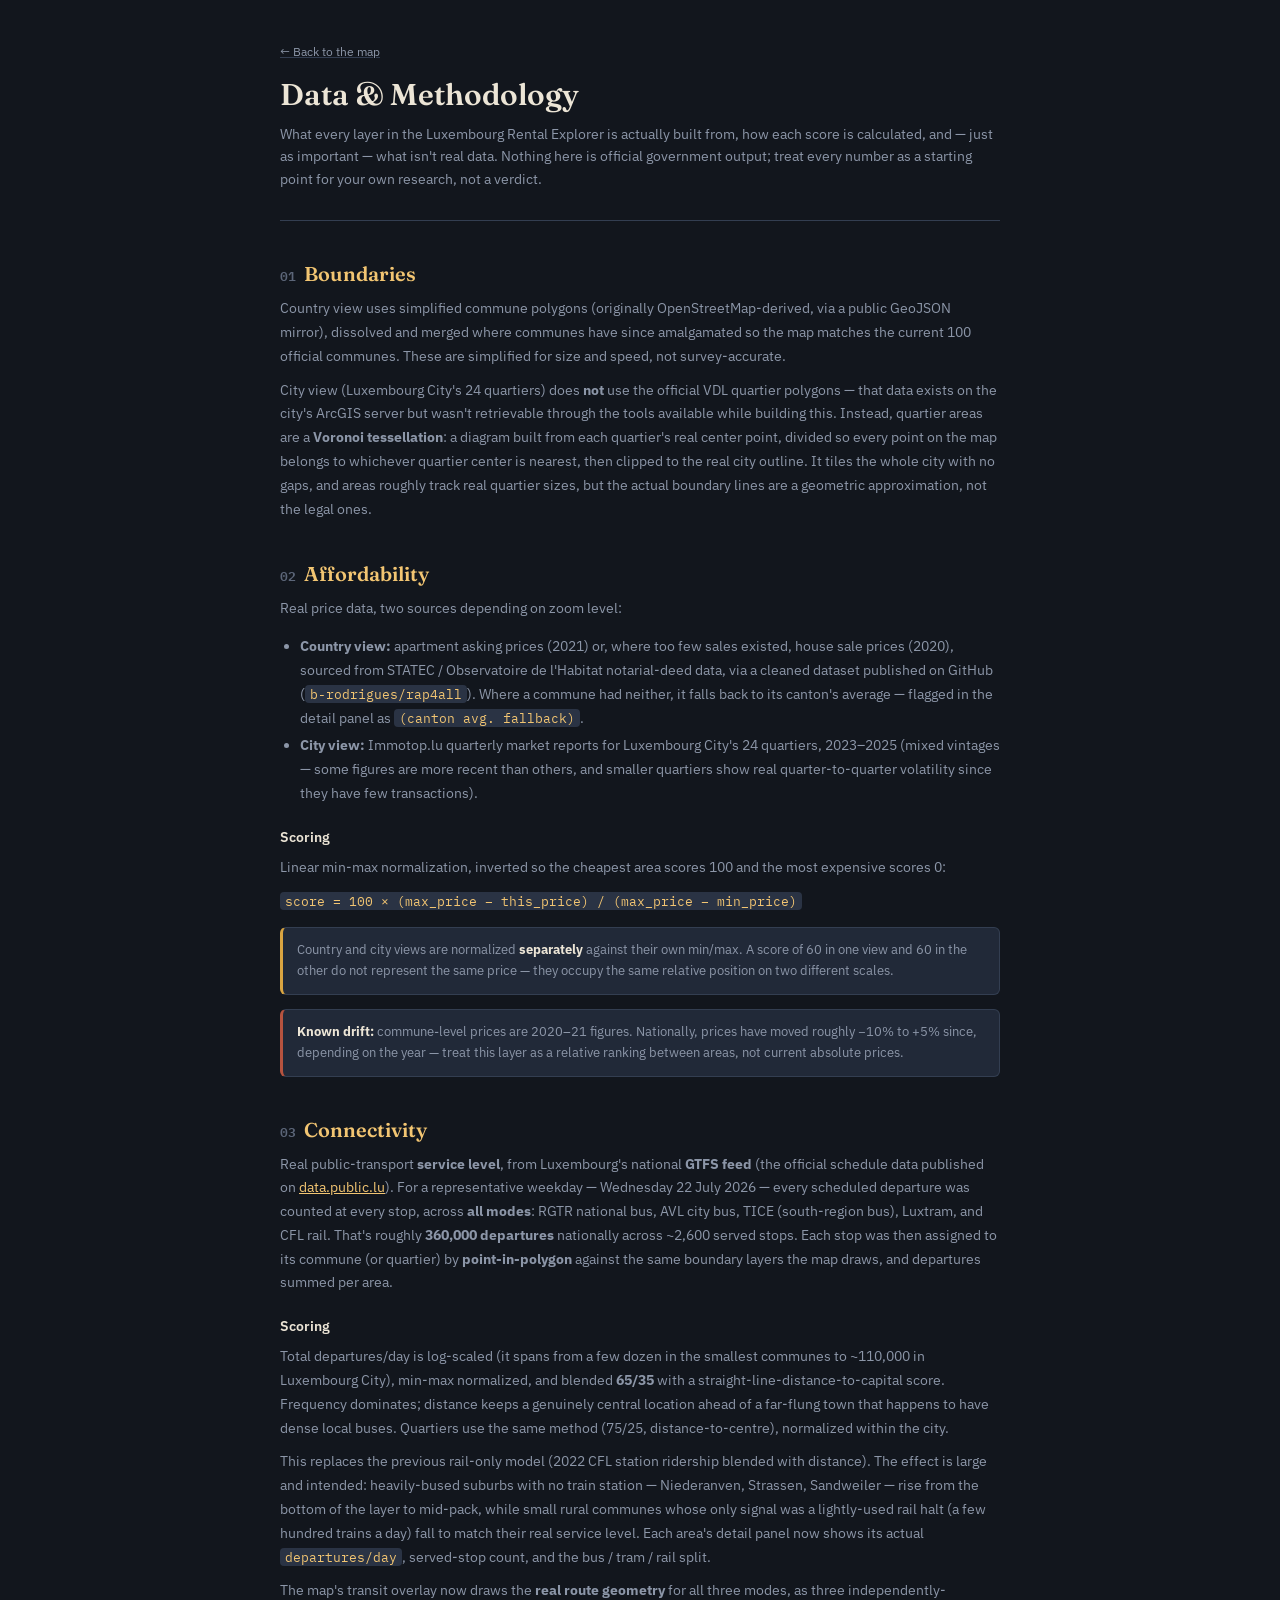
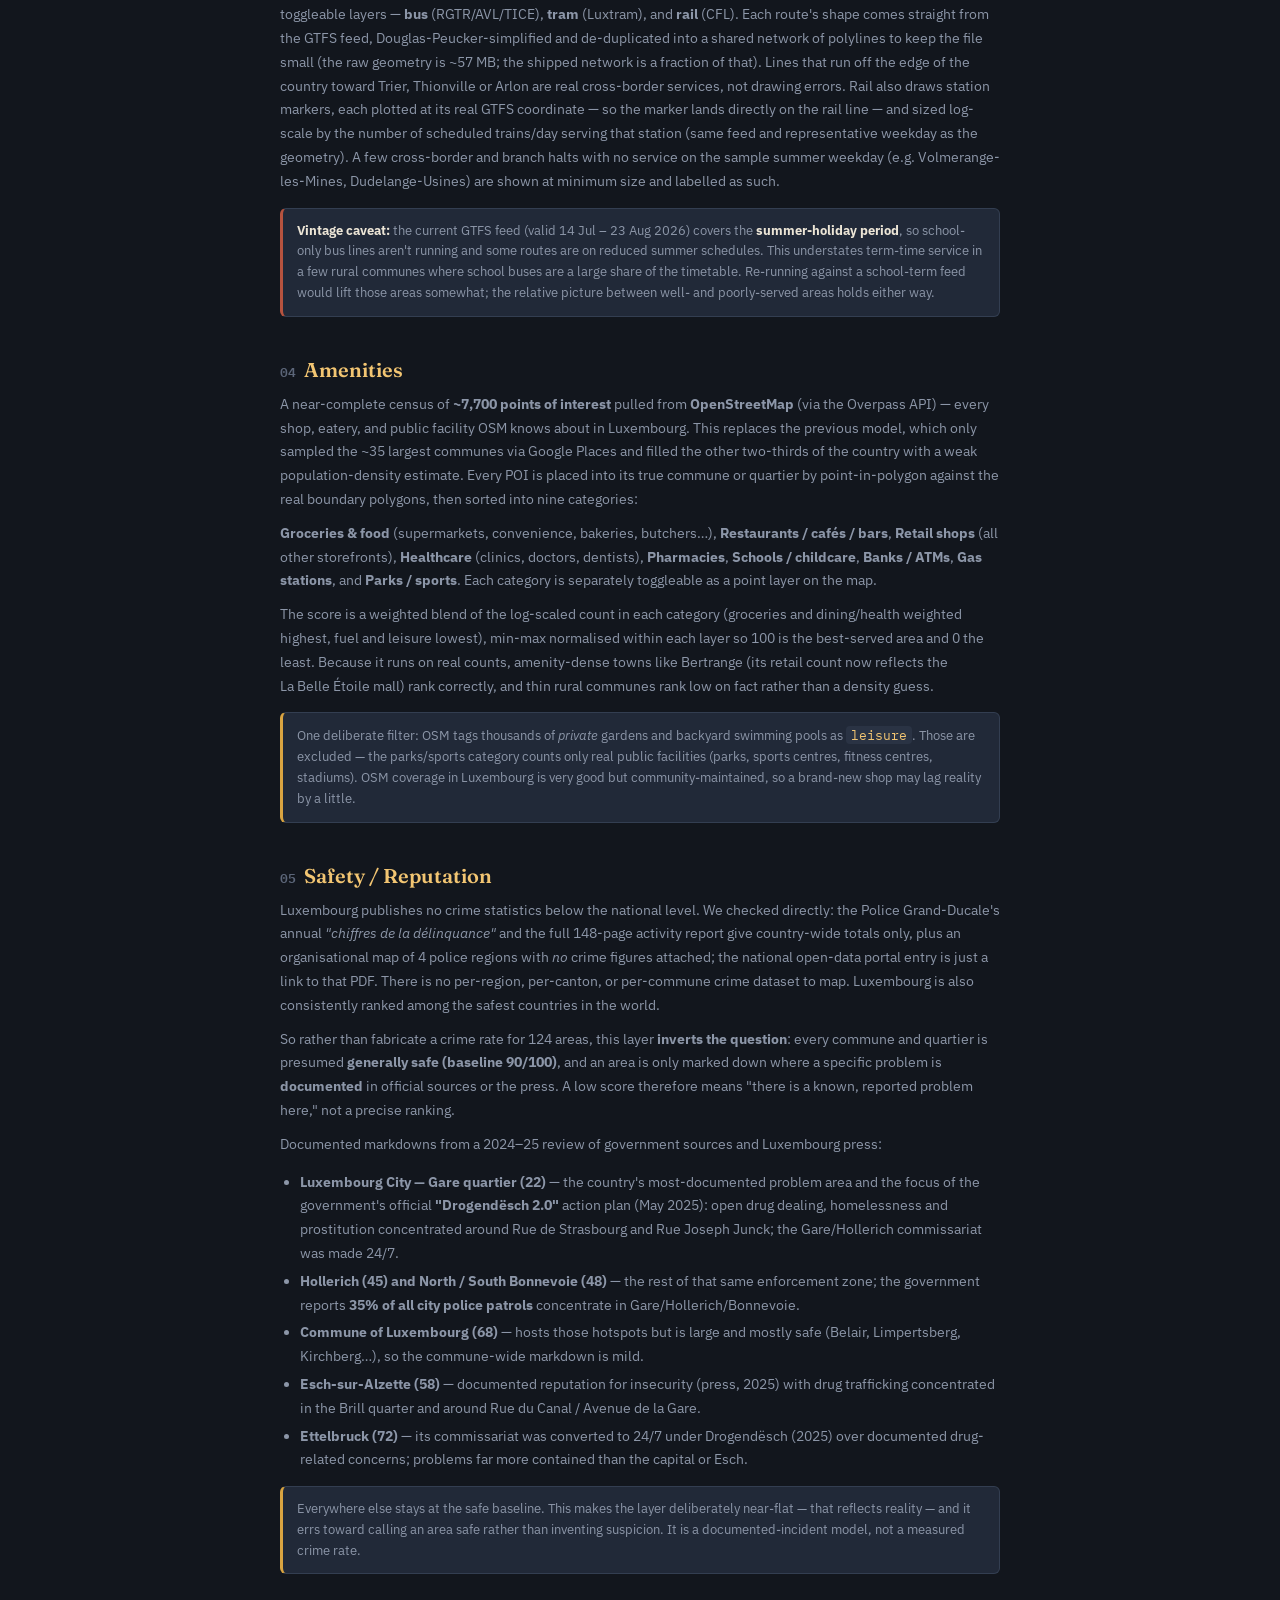
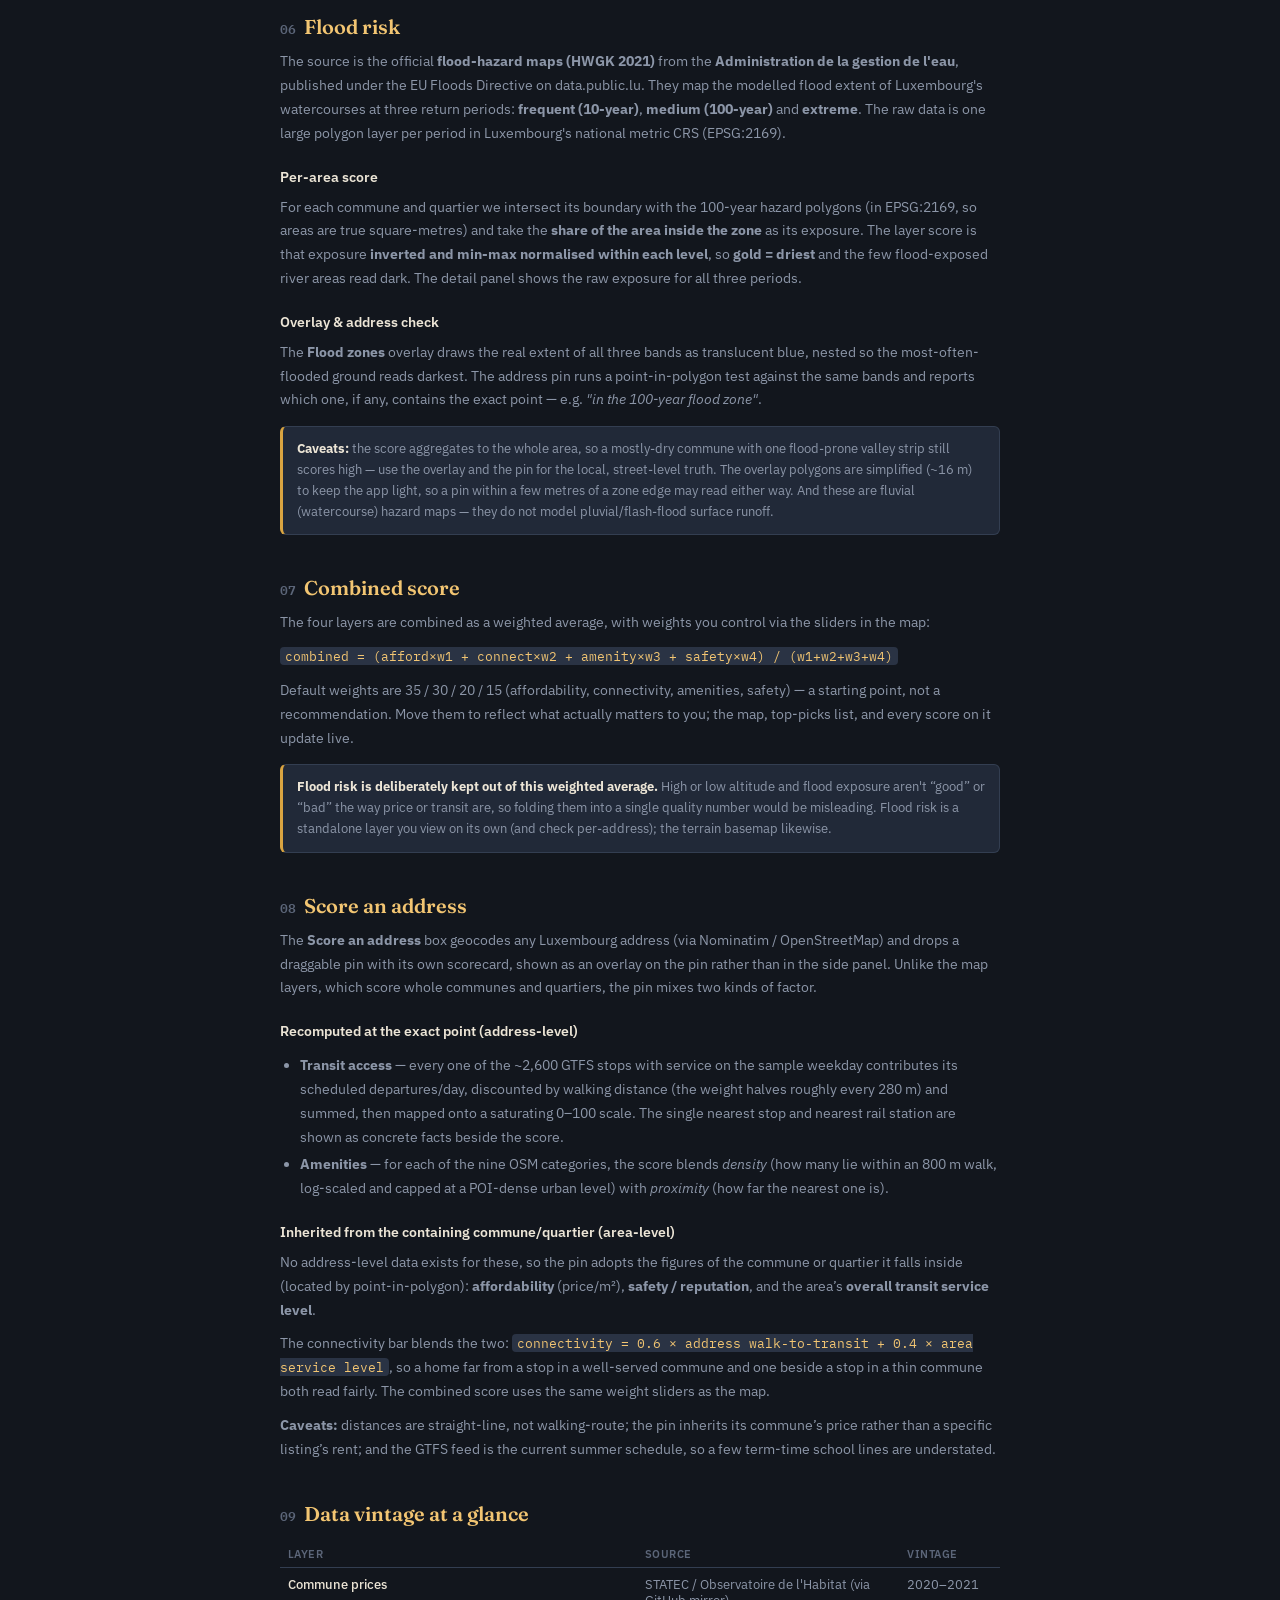
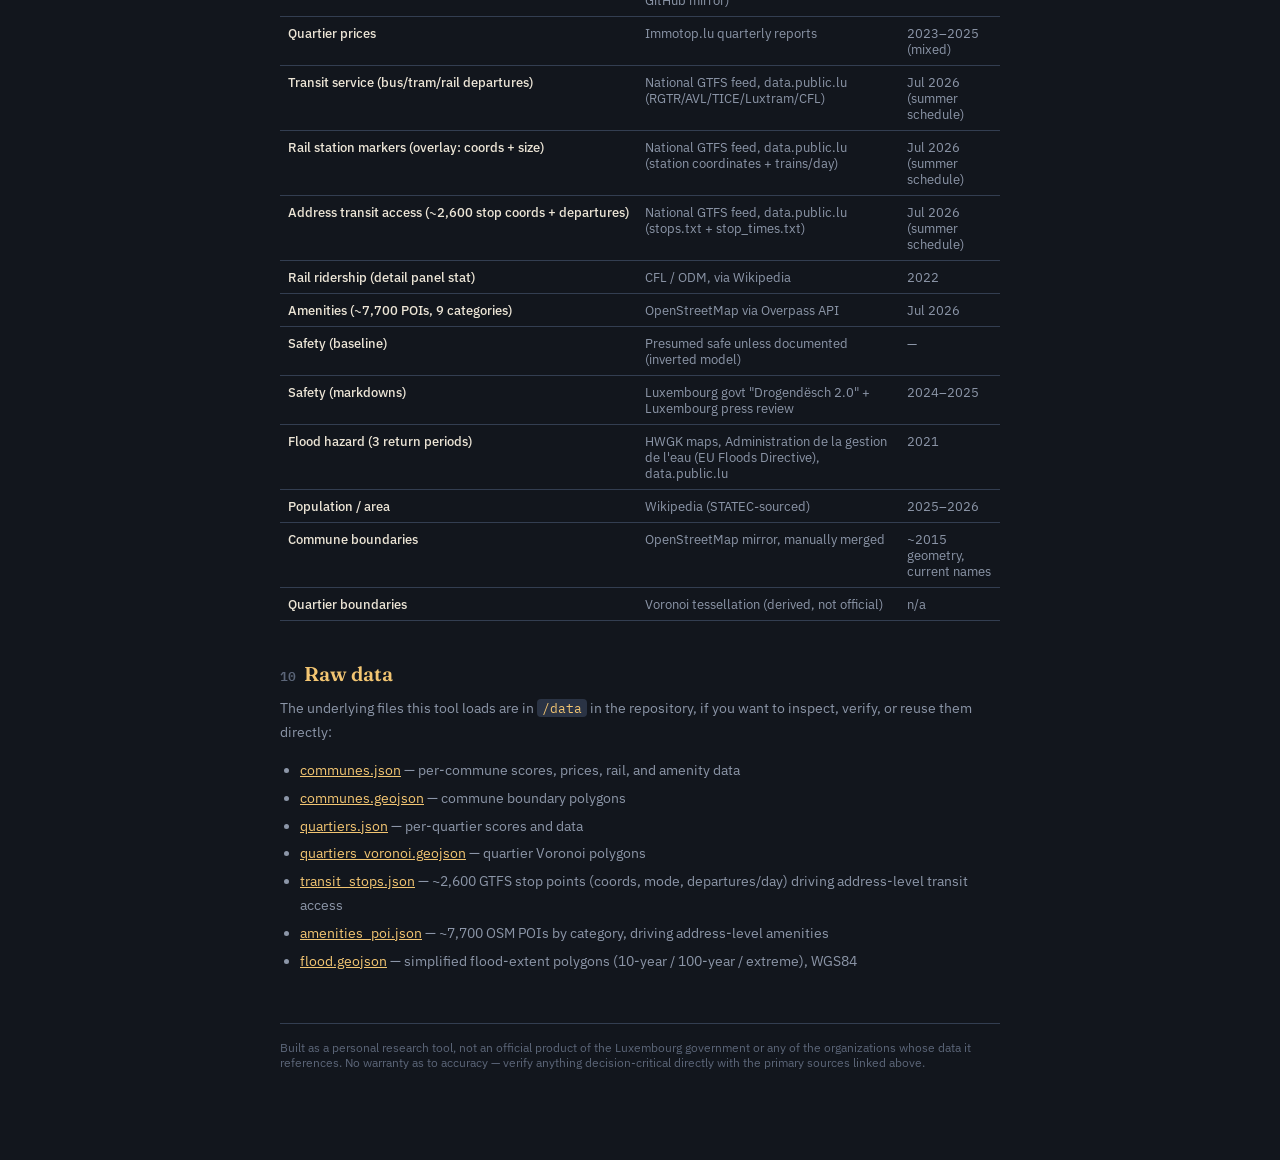
<file: methodology.html>
<!DOCTYPE html>
<html lang="en">
<head>
<meta charset="UTF-8">
<meta name="viewport" content="width=device-width, initial-scale=1.0">
<title>Data &amp; Methodology — Luxembourg Rental Explorer</title>
<link rel="preconnect" href="https://fonts.googleapis.com">
<link href="https://fonts.googleapis.com/css2?family=Fraunces:ital,opsz,wght@0,9..144,400;0,9..144,600;1,9..144,500&family=IBM+Plex+Sans:wght@400;500;600&family=IBM+Plex+Mono:wght@400;500;600&display=swap" rel="stylesheet">
<link rel="stylesheet" href="style.css?v=8">
<style>
  body{ overflow-y:auto; }
  .doc{
    max-width:760px;
    margin:0 auto;
    padding:40px 20px 90px 20px;
  }
  .doc-header{
    border-bottom:1px solid var(--hairline);
    padding-bottom:20px;
    margin-bottom:32px;
  }
  .doc-header a.back{
    font-size:12px;
    color:var(--text-dim);
    text-decoration:underline;
    text-decoration-color:var(--hairline);
  }
  .doc-header a.back:hover{ color:var(--gold-bright); }
  .doc h1{
    font-family:'Fraunces', serif;
    font-weight:600;
    font-size:30px;
    margin:16px 0 6px 0;
    color:var(--text);
  }
  .doc .subtitle{ color:var(--text-dim); font-size:14px; line-height:1.6; }
  .doc h2{
    font-family:'Fraunces', serif;
    font-weight:600;
    font-size:20px;
    color:var(--gold-bright);
    margin:40px 0 4px 0;
  }
  .doc h2 .n{
    font-family:'IBM Plex Mono';
    font-size:13px;
    color:var(--text-dimmer);
    margin-right:8px;
  }
  .doc h3{
    font-family:'IBM Plex Sans';
    font-weight:600;
    font-size:14px;
    color:var(--text);
    margin:22px 0 6px 0;
  }
  .doc p{ line-height:1.7; color:var(--text-dim); font-size:14px; margin:10px 0; }
  .doc a{ color:var(--gold-bright); }
  .doc code{
    font-family:'IBM Plex Mono';
    font-size:12.5px;
    background:var(--panel-3);
    padding:1px 5px;
    border-radius:4px;
    color:var(--gold-bright);
  }
  .doc ul, .doc ol{ color:var(--text-dim); font-size:14px; line-height:1.7; padding-left:20px; }
  .doc li{ margin:4px 0; }
  .callout{
    background:var(--panel-2);
    border:1px solid var(--hairline);
    border-left:3px solid var(--gold);
    border-radius:6px;
    padding:12px 14px;
    margin:14px 0;
    font-size:13px;
    color:var(--text-dim);
    line-height:1.6;
  }
  .callout.warn{ border-left-color:var(--red-flag, #b6533f); }
  .callout b{ color:var(--text); }
  table.datatable{
    width:100%;
    border-collapse:collapse;
    margin:14px 0;
    font-size:12.5px;
  }
  table.datatable th{
    text-align:left;
    font-family:'IBM Plex Sans';
    font-weight:600;
    color:var(--text-dimmer);
    text-transform:uppercase;
    letter-spacing:.04em;
    font-size:10.5px;
    padding:6px 8px;
    border-bottom:1px solid var(--hairline);
  }
  table.datatable td{
    padding:8px;
    border-bottom:1px solid var(--hairline);
    color:var(--text-dim);
    vertical-align:top;
  }
  table.datatable td.lbl{ color:var(--text); font-weight:500; white-space:nowrap; }
  .doc footer{
    margin-top:50px;
    padding-top:16px;
    border-top:1px solid var(--hairline);
    font-size:11.5px;
    color:var(--text-dimmer);
  }
</style>
</head>
<body>
<div class="doc">
  <div class="doc-header">
    <a class="back" href="index.html">&larr; Back to the map</a>
    <h1>Data &amp; Methodology</h1>
    <p class="subtitle">What every layer in the Luxembourg Rental Explorer is actually built from, how each score is calculated, and — just as important — what isn't real data. Nothing here is official government output; treat every number as a starting point for your own research, not a verdict.</p>
  </div>

  <h2><span class="n">01</span>Boundaries</h2>
  <p>Country view uses simplified commune polygons (originally OpenStreetMap-derived, via a public GeoJSON mirror), dissolved and merged where communes have since amalgamated so the map matches the current 100 official communes. These are simplified for size and speed, not survey-accurate.</p>
  <p>City view (Luxembourg City's 24 quartiers) does <b>not</b> use the official VDL quartier polygons — that data exists on the city's ArcGIS server but wasn't retrievable through the tools available while building this. Instead, quartier areas are a <b>Voronoi tessellation</b>: a diagram built from each quartier's real center point, divided so every point on the map belongs to whichever quartier center is nearest, then clipped to the real city outline. It tiles the whole city with no gaps, and areas roughly track real quartier sizes, but the actual boundary lines are a geometric approximation, not the legal ones.</p>

  <h2><span class="n">02</span>Affordability</h2>
  <p>Real price data, two sources depending on zoom level:</p>
  <ul>
    <li><b>Country view:</b> apartment asking prices (2021) or, where too few sales existed, house sale prices (2020), sourced from STATEC / Observatoire de l'Habitat notarial-deed data, via a cleaned dataset published on GitHub (<code>b-rodrigues/rap4all</code>). Where a commune had neither, it falls back to its canton's average — flagged in the detail panel as <code>(canton avg. fallback)</code>.</li>
    <li><b>City view:</b> Immotop.lu quarterly market reports for Luxembourg City's 24 quartiers, 2023–2025 (mixed vintages — some figures are more recent than others, and smaller quartiers show real quarter-to-quarter volatility since they have few transactions).</li>
  </ul>
  <h3>Scoring</h3>
  <p>Linear min-max normalization, inverted so the cheapest area scores 100 and the most expensive scores 0:</p>
  <p><code>score = 100 &times; (max_price &minus; this_price) / (max_price &minus; min_price)</code></p>
  <div class="callout">Country and city views are normalized <b>separately</b> against their own min/max. A score of 60 in one view and 60 in the other do not represent the same price — they occupy the same relative position on two different scales.</div>
  <div class="callout warn"><b>Known drift:</b> commune-level prices are 2020&ndash;21 figures. Nationally, prices have moved roughly &minus;10% to +5% since, depending on the year — treat this layer as a relative ranking between areas, not current absolute prices.</div>

  <h2><span class="n">03</span>Connectivity</h2>
  <p>Real public-transport <b>service level</b>, from Luxembourg's national <b>GTFS feed</b> (the official schedule data published on <a href="https://data.public.lu/en/datasets/horaires-et-arrets-des-transport-publics-gtfs/">data.public.lu</a>). For a representative weekday — Wednesday 22 July 2026 — every scheduled departure was counted at every stop, across <b>all modes</b>: RGTR national bus, AVL city bus, TICE (south-region bus), Luxtram, and CFL rail. That's roughly <b>360,000 departures</b> nationally across ~2,600 served stops. Each stop was then assigned to its commune (or quartier) by <b>point-in-polygon</b> against the same boundary layers the map draws, and departures summed per area.</p>
  <h3>Scoring</h3>
  <p>Total departures/day is log-scaled (it spans from a few dozen in the smallest communes to ~110,000 in Luxembourg City), min-max normalized, and blended <b>65/35</b> with a straight-line-distance-to-capital score. Frequency dominates; distance keeps a genuinely central location ahead of a far-flung town that happens to have dense local buses. Quartiers use the same method (75/25, distance-to-centre), normalized within the city.</p>
  <p>This replaces the previous rail-only model (2022 CFL station ridership blended with distance). The effect is large and intended: heavily-bused suburbs with no train station — Niederanven, Strassen, Sandweiler — rise from the bottom of the layer to mid-pack, while small rural communes whose only signal was a lightly-used rail halt (a few hundred trains a day) fall to match their real service level. Each area's detail panel now shows its actual <code>departures/day</code>, served-stop count, and the bus / tram / rail split.</p>
  <p>The map's transit overlay now draws the <b>real route geometry</b> for all three modes, as three independently-toggleable layers — <b>bus</b> (RGTR/AVL/TICE), <b>tram</b> (Luxtram), and <b>rail</b> (CFL). Each route's shape comes straight from the GTFS feed, Douglas-Peucker-simplified and de-duplicated into a shared network of polylines to keep the file small (the raw geometry is ~57&nbsp;MB; the shipped network is a fraction of that). Lines that run off the edge of the country toward Trier, Thionville or Arlon are real cross-border services, not drawing errors. Rail also draws station markers, each plotted at its real GTFS coordinate — so the marker lands directly on the rail line — and sized log-scale by the number of scheduled trains/day serving that station (same feed and representative weekday as the geometry). A few cross-border and branch halts with no service on the sample summer weekday (e.g. Volmerange-les-Mines, Dudelange-Usines) are shown at minimum size and labelled as such.</p>
  <div class="callout warn"><b>Vintage caveat:</b> the current GTFS feed (valid 14 Jul – 23 Aug 2026) covers the <b>summer-holiday period</b>, so school-only bus lines aren't running and some routes are on reduced summer schedules. This understates term-time service in a few rural communes where school buses are a large share of the timetable. Re-running against a school-term feed would lift those areas somewhat; the relative picture between well- and poorly-served areas holds either way.</div>

  <h2><span class="n">04</span>Amenities</h2>
  <p>A near-complete census of <b>~7,700 points of interest</b> pulled from <b>OpenStreetMap</b> (via the Overpass API) — every shop, eatery, and public facility OSM knows about in Luxembourg. This replaces the previous model, which only sampled the ~35 largest communes via Google Places and filled the other two-thirds of the country with a weak population-density estimate. Every POI is placed into its true commune or quartier by point-in-polygon against the real boundary polygons, then sorted into nine categories:</p>
  <p><b>Groceries &amp; food</b> (supermarkets, convenience, bakeries, butchers…), <b>Restaurants / cafés / bars</b>, <b>Retail shops</b> (all other storefronts), <b>Healthcare</b> (clinics, doctors, dentists), <b>Pharmacies</b>, <b>Schools / childcare</b>, <b>Banks / ATMs</b>, <b>Gas stations</b>, and <b>Parks / sports</b>. Each category is separately toggleable as a point layer on the map.</p>
  <p>The score is a weighted blend of the log-scaled count in each category (groceries and dining/health weighted highest, fuel and leisure lowest), min-max normalised within each layer so 100 is the best-served area and 0 the least. Because it runs on real counts, amenity-dense towns like Bertrange (its retail count now reflects the La&nbsp;Belle&nbsp;Étoile mall) rank correctly, and thin rural communes rank low on fact rather than a density guess.</p>
  <div class="callout">One deliberate filter: OSM tags thousands of <em>private</em> gardens and backyard swimming pools as <code>leisure</code>. Those are excluded — the parks/sports category counts only real public facilities (parks, sports centres, fitness centres, stadiums). OSM coverage in Luxembourg is very good but community-maintained, so a brand-new shop may lag reality by a little.</div>

  <h2><span class="n">05</span>Safety / Reputation</h2>
  <p>Luxembourg publishes no crime statistics below the national level. We checked directly: the Police Grand-Ducale's annual <i>"chiffres de la délinquance"</i> and the full 148-page activity report give country-wide totals only, plus an organisational map of 4 police regions with <em>no</em> crime figures attached; the national open-data portal entry is just a link to that PDF. There is no per-region, per-canton, or per-commune crime dataset to map. Luxembourg is also consistently ranked among the safest countries in the world.</p>
  <p>So rather than fabricate a crime rate for 124 areas, this layer <b>inverts the question</b>: every commune and quartier is presumed <b>generally safe (baseline 90/100)</b>, and an area is only marked down where a specific problem is <b>documented</b> in official sources or the press. A low score therefore means "there is a known, reported problem here," not a precise ranking.</p>
  <p>Documented markdowns from a 2024&ndash;25 review of government sources and Luxembourg press:</p>
  <ul>
    <li><b>Luxembourg City &mdash; Gare quartier (22)</b> — the country's most-documented problem area and the focus of the government's official <b>"Drogendësch 2.0"</b> action plan (May 2025): open drug dealing, homelessness and prostitution concentrated around Rue de Strasbourg and Rue Joseph Junck; the Gare/Hollerich commissariat was made 24/7.</li>
    <li><b>Hollerich (45) and North / South Bonnevoie (48)</b> — the rest of that same enforcement zone; the government reports <b>35% of all city police patrols</b> concentrate in Gare/Hollerich/Bonnevoie.</li>
    <li><b>Commune of Luxembourg (68)</b> — hosts those hotspots but is large and mostly safe (Belair, Limpertsberg, Kirchberg…), so the commune-wide markdown is mild.</li>
    <li><b>Esch-sur-Alzette (58)</b> — documented reputation for insecurity (press, 2025) with drug trafficking concentrated in the Brill quarter and around Rue du Canal / Avenue de la Gare.</li>
    <li><b>Ettelbruck (72)</b> — its commissariat was converted to 24/7 under Drogendësch (2025) over documented drug-related concerns; problems far more contained than the capital or Esch.</li>
  </ul>
  <div class="callout">Everywhere else stays at the safe baseline. This makes the layer deliberately near-flat &mdash; that reflects reality &mdash; and it errs toward calling an area safe rather than inventing suspicion. It is a documented-incident model, not a measured crime rate.</div>

  <h2><span class="n">06</span>Flood risk</h2>
  <p>The source is the official <b>flood-hazard maps (HWGK 2021)</b> from the <b>Administration de la gestion de l'eau</b>, published under the EU Floods Directive on data.public.lu. They map the modelled flood extent of Luxembourg's watercourses at three return periods: <b>frequent (10-year)</b>, <b>medium (100-year)</b> and <b>extreme</b>. The raw data is one large polygon layer per period in Luxembourg's national metric CRS (EPSG:2169).</p>
  <h3>Per-area score</h3>
  <p>For each commune and quartier we intersect its boundary with the 100-year hazard polygons (in EPSG:2169, so areas are true square-metres) and take the <b>share of the area inside the zone</b> as its exposure. The layer score is that exposure <b>inverted and min-max normalised within each level</b>, so <b>gold = driest</b> and the few flood-exposed river areas read dark. The detail panel shows the raw exposure for all three periods.</p>
  <h3>Overlay &amp; address check</h3>
  <p>The <b>Flood zones</b> overlay draws the real extent of all three bands as translucent blue, nested so the most-often-flooded ground reads darkest. The address pin runs a point-in-polygon test against the same bands and reports which one, if any, contains the exact point &mdash; e.g. <i>"in the 100-year flood zone"</i>.</p>
  <div class="callout"><b>Caveats:</b> the score aggregates to the whole area, so a mostly-dry commune with one flood-prone valley strip still scores high &mdash; use the overlay and the pin for the local, street-level truth. The overlay polygons are simplified (~16&nbsp;m) to keep the app light, so a pin within a few metres of a zone edge may read either way. And these are fluvial (watercourse) hazard maps &mdash; they do not model pluvial/flash-flood surface runoff.</div>

  <h2><span class="n">07</span>Combined score</h2>
  <p>The four layers are combined as a weighted average, with weights you control via the sliders in the map:</p>
  <p><code>combined = (afford&times;w1 + connect&times;w2 + amenity&times;w3 + safety&times;w4) / (w1+w2+w3+w4)</code></p>
  <p>Default weights are 35 / 30 / 20 / 15 (affordability, connectivity, amenities, safety) — a starting point, not a recommendation. Move them to reflect what actually matters to you; the map, top-picks list, and every score on it update live.</p>
  <div class="callout"><b>Flood risk is deliberately kept out of this weighted average.</b> High or low altitude and flood exposure aren't &ldquo;good&rdquo; or &ldquo;bad&rdquo; the way price or transit are, so folding them into a single quality number would be misleading. Flood risk is a standalone layer you view on its own (and check per-address); the terrain basemap likewise.</div>

  <h2><span class="n">08</span>Score an address</h2>
  <p>The <b>Score an address</b> box geocodes any Luxembourg address (via Nominatim / OpenStreetMap) and drops a draggable pin with its own scorecard, shown as an overlay on the pin rather than in the side panel. Unlike the map layers, which score whole communes and quartiers, the pin mixes two kinds of factor.</p>
  <h3>Recomputed at the exact point (address-level)</h3>
  <ul>
    <li><b>Transit access</b> — every one of the ~2,600 GTFS stops with service on the sample weekday contributes its scheduled departures/day, discounted by walking distance (the weight halves roughly every 280&nbsp;m) and summed, then mapped onto a saturating 0&ndash;100 scale. The single nearest stop and nearest rail station are shown as concrete facts beside the score.</li>
    <li><b>Amenities</b> — for each of the nine OSM categories, the score blends <i>density</i> (how many lie within an 800&nbsp;m walk, log-scaled and capped at a POI-dense urban level) with <i>proximity</i> (how far the nearest one is).</li>
  </ul>
  <h3>Inherited from the containing commune/quartier (area-level)</h3>
  <p>No address-level data exists for these, so the pin adopts the figures of the commune or quartier it falls inside (located by point-in-polygon): <b>affordability</b> (price/m&sup2;), <b>safety / reputation</b>, and the area&rsquo;s <b>overall transit service level</b>.</p>
  <p>The connectivity bar blends the two: <code>connectivity = 0.6 &times; address walk-to-transit + 0.4 &times; area service level</code>, so a home far from a stop in a well-served commune and one beside a stop in a thin commune both read fairly. The combined score uses the same weight sliders as the map.</p>
  <p><b>Caveats:</b> distances are straight-line, not walking-route; the pin inherits its commune&rsquo;s price rather than a specific listing&rsquo;s rent; and the GTFS feed is the current summer schedule, so a few term-time school lines are understated.</p>

  <h2><span class="n">09</span>Data vintage at a glance</h2>
  <table class="datatable">
    <tr><th>Layer</th><th>Source</th><th>Vintage</th></tr>
    <tr><td class="lbl">Commune prices</td><td>STATEC / Observatoire de l'Habitat (via GitHub mirror)</td><td>2020&ndash;2021</td></tr>
    <tr><td class="lbl">Quartier prices</td><td>Immotop.lu quarterly reports</td><td>2023&ndash;2025 (mixed)</td></tr>
    <tr><td class="lbl">Transit service (bus/tram/rail departures)</td><td>National GTFS feed, data.public.lu (RGTR/AVL/TICE/Luxtram/CFL)</td><td>Jul 2026 (summer schedule)</td></tr>
    <tr><td class="lbl">Rail station markers (overlay: coords + size)</td><td>National GTFS feed, data.public.lu (station coordinates + trains/day)</td><td>Jul 2026 (summer schedule)</td></tr>
    <tr><td class="lbl">Address transit access (~2,600 stop coords + departures)</td><td>National GTFS feed, data.public.lu (stops.txt + stop_times.txt)</td><td>Jul 2026 (summer schedule)</td></tr>
    <tr><td class="lbl">Rail ridership (detail panel stat)</td><td>CFL / ODM, via Wikipedia</td><td>2022</td></tr>
    <tr><td class="lbl">Amenities (~7,700 POIs, 9 categories)</td><td>OpenStreetMap via Overpass API</td><td>Jul 2026</td></tr>
    <tr><td class="lbl">Safety (baseline)</td><td>Presumed safe unless documented (inverted model)</td><td>&mdash;</td></tr>
    <tr><td class="lbl">Safety (markdowns)</td><td>Luxembourg govt "Drogendësch 2.0" + Luxembourg press review</td><td>2024&ndash;2025</td></tr>
    <tr><td class="lbl">Flood hazard (3 return periods)</td><td>HWGK maps, Administration de la gestion de l'eau (EU Floods Directive), data.public.lu</td><td>2021</td></tr>
    <tr><td class="lbl">Population / area</td><td>Wikipedia (STATEC-sourced)</td><td>2025&ndash;2026</td></tr>
    <tr><td class="lbl">Commune boundaries</td><td>OpenStreetMap mirror, manually merged</td><td>~2015 geometry, current names</td></tr>
    <tr><td class="lbl">Quartier boundaries</td><td>Voronoi tessellation (derived, not official)</td><td>n/a</td></tr>
  </table>

  <h2><span class="n">10</span>Raw data</h2>
  <p>The underlying files this tool loads are in <code>/data</code> in the repository, if you want to inspect, verify, or reuse them directly:</p>
  <ul>
    <li><a href="data/communes.json">communes.json</a> — per-commune scores, prices, rail, and amenity data</li>
    <li><a href="data/communes.geojson">communes.geojson</a> — commune boundary polygons</li>
    <li><a href="data/quartiers.json">quartiers.json</a> — per-quartier scores and data</li>
    <li><a href="data/quartiers_voronoi.geojson">quartiers_voronoi.geojson</a> — quartier Voronoi polygons</li>
    <li><a href="data/transit_stops.json">transit_stops.json</a> — ~2,600 GTFS stop points (coords, mode, departures/day) driving address-level transit access</li>
    <li><a href="data/amenities_poi.json">amenities_poi.json</a> — ~7,700 OSM POIs by category, driving address-level amenities</li>
    <li><a href="data/flood.geojson">flood.geojson</a> — simplified flood-extent polygons (10-year / 100-year / extreme), WGS84</li>
  </ul>

  <footer>
    Built as a personal research tool, not an official product of the Luxembourg government or any of the organizations whose data it references. No warranty as to accuracy — verify anything decision-critical directly with the primary sources linked above.
  </footer>
</div>
</body>
</html>
</file>
<file: style.css>
:root{
    --bg: #12161d;
    --panel: #1a2029;
    --panel-2: #212938;
    --panel-3: #2a3344;
    --hairline: #333e51;
    --text: #ece5d6;
    --text-dim: #8c96a8;
    --text-dimmer: #5c6679;
    --gold: #d9a441;
    --gold-bright: #f2c572;
    --slate: #46536a;
    --red-flag: #b6533f;
    --radius: 10px;
  }
  *{box-sizing:border-box;}
  html,body{height:100%;margin:0;}
  body{
    background:var(--bg);
    color:var(--text);
    font-family:'IBM Plex Sans', system-ui, sans-serif;
    overflow:hidden;
  }
  #app{
    display:flex;
    flex-direction:column;
    height:100vh;
    width:100vw;
  }
  header{
    display:flex;
    align-items:center;
    justify-content:space-between;
    gap:12px;
    padding:12px 16px;
    background:linear-gradient(180deg, var(--panel-2), var(--panel));
    border-bottom:1px solid var(--hairline);
    flex-shrink:0;
    z-index:20;
  }
  .brand{display:flex; align-items:baseline; gap:8px; min-width:0;}
  .brand h1{
    font-family:'Fraunces', serif;
    font-weight:600;
    font-size:17px;
    margin:0;
    color:var(--text);
    white-space:nowrap;
    overflow:hidden;
    text-overflow:ellipsis;
  }
  .brand .tag{
    font-size:10px;
    letter-spacing:.08em;
    text-transform:uppercase;
    color:var(--gold);
    white-space:nowrap;
  }
  .methodology-link{
    font-size:11px;
    color:var(--text-dim);
    text-decoration:underline;
    text-decoration-color:var(--hairline);
    text-underline-offset:2px;
    white-space:nowrap;
    flex-shrink:0;
  }
  .methodology-link:hover{ color:var(--gold-bright); }
  .view-toggle{
    display:flex;
    background:var(--panel-3);
    border-radius:999px;
    padding:3px;
    flex-shrink:0;
    border:1px solid var(--hairline);
  }
  .view-toggle button{
    border:none;
    background:transparent;
    color:var(--text-dim);
    font-family:'IBM Plex Sans';
    font-size:12px;
    font-weight:500;
    padding:6px 12px;
    border-radius:999px;
    cursor:pointer;
    transition:background .15s, color .15s;
    white-space:nowrap;
  }
  .view-toggle button.active{
    background:var(--gold);
    color:#1a1408;
  }
  main{
    flex:1;
    display:flex;
    min-height:0;
    position:relative;
  }
  #map{
    flex:1;
    background:
      radial-gradient(ellipse at 50% 40%, #171d27 0%, #0d1116 72%),
      repeating-linear-gradient(0deg, rgba(140,150,168,0.035) 0px, rgba(140,150,168,0.035) 1px, transparent 1px, transparent 28px),
      repeating-linear-gradient(90deg, rgba(140,150,168,0.035) 0px, rgba(140,150,168,0.035) 1px, transparent 1px, transparent 28px);
    min-width:0;
  }
  .leaflet-container{ background:#0d1116; font-family:'IBM Plex Sans', sans-serif;}
  #panel{
    width:340px;
    flex-shrink:0;
    background:var(--panel);
    border-left:1px solid var(--hairline);
    overflow-y:auto;
    padding:14px 14px 90px 14px;
    display:flex;
    flex-direction:column;
    gap:16px;
  }
  .section-label{
    font-size:10px;
    letter-spacing:.1em;
    text-transform:uppercase;
    color:var(--text-dimmer);
    margin:0 0 8px 0;
    font-weight:600;
  }
  /* ---- address search ---- */
  .addr-input-row{ display:flex; gap:6px; }
  #addrInput{
    flex:1; min-width:0;
    background:var(--panel-2);
    border:1px solid var(--hairline);
    border-radius:8px;
    color:var(--text);
    font-family:'IBM Plex Sans';
    font-size:12.5px;
    padding:8px 10px;
  }
  #addrInput::placeholder{ color:var(--text-dimmer); }
  #addrInput:focus{ outline:none; border-color:var(--gold); }
  #addrBtn{
    background:var(--gold);
    color:#1a1408;
    border:none;
    border-radius:8px;
    font-family:'IBM Plex Sans';
    font-weight:600;
    font-size:12.5px;
    padding:8px 14px;
    cursor:pointer;
    flex-shrink:0;
  }
  #addrBtn:hover{ background:var(--gold-bright); }
  #addrBtn:disabled{ opacity:.55; cursor:default; }
  .addr-status{
    font-size:10.5px; line-height:1.5; color:var(--text-dimmer); margin-top:7px;
  }
  .addr-status.err{ color:var(--red-flag); }

  /* ---- address pin + popup card ---- */
  .addr-pin{
    display:flex; align-items:center; justify-content:center;
    width:30px; height:30px; border-radius:50% 50% 50% 0;
    transform:rotate(-45deg);
    border:2px solid #12161d;
    box-shadow:0 2px 6px rgba(0,0,0,.5);
    font-family:'IBM Plex Mono'; font-weight:600; font-size:11px; color:#12161d;
  }
  .addr-pin span{ transform:rotate(45deg); }
  .lx-pop .leaflet-popup-content{ margin:11px 13px; width:232px !important; }
  .lx-pop .pop-addr{ font-family:'Fraunces',serif; font-size:13.5px; font-weight:600; color:var(--gold-bright); line-height:1.3; }
  .lx-pop .pop-loc{ font-size:10.5px; color:var(--text-dimmer); margin:2px 0 9px; }
  .lx-pop .pop-combined{
    display:flex; align-items:center; gap:9px; margin-bottom:10px;
    padding-bottom:9px; border-bottom:1px solid var(--hairline);
  }
  .lx-pop .pop-chip{
    width:40px; height:40px; border-radius:9px; flex-shrink:0;
    display:flex; align-items:center; justify-content:center;
    font-family:'IBM Plex Mono'; font-weight:600; font-size:16px; color:#12161d;
  }
  .lx-pop .pop-combined .cl{ font-size:10px; letter-spacing:.08em; text-transform:uppercase; color:var(--text-dimmer); }
  .lx-pop .pop-combined .cv{ font-size:11.5px; color:var(--text-dim); line-height:1.4; }
  .lx-pop .pop-bar{ display:flex; align-items:center; gap:7px; margin-bottom:5px; }
  .lx-pop .pop-bar .bl{ width:64px; font-size:10px; color:var(--text-dim); flex-shrink:0; }
  .lx-pop .pop-bar .bt{ display:block; flex:1; height:5px; background:var(--panel-3); border-radius:3px; overflow:hidden; }
  .lx-pop .pop-bar .bf{ display:block; height:5px; border-radius:3px; }
  .lx-pop .pop-bar .bn{ font-family:'IBM Plex Mono'; font-size:10px; color:var(--text-dimmer); width:20px; text-align:right; flex-shrink:0; }
  .lx-pop .pop-bar .src{ font-size:8.5px; color:var(--text-dimmer); width:26px; flex-shrink:0; text-transform:uppercase; letter-spacing:.04em; }
  .lx-pop .pop-facts{ margin-top:9px; padding-top:9px; border-top:1px solid var(--hairline); }
  .lx-pop .pop-fact{ display:flex; justify-content:space-between; gap:8px; font-size:10.5px; padding:2.5px 0; }
  .lx-pop .pop-fact .fl{ color:var(--text-dim); }
  .lx-pop .pop-fact .fv{ font-family:'IBM Plex Mono'; color:var(--text); text-align:right; }
  .lx-pop .pop-note{ font-size:9.5px; color:var(--text-dimmer); line-height:1.45; margin-top:8px; }

  .layer-tabs{
    display:grid;
    grid-template-columns:1fr 1fr;
    gap:6px;
  }
  .layer-tabs button{
    text-align:left;
    background:var(--panel-2);
    border:1px solid var(--hairline);
    color:var(--text-dim);
    border-radius:8px;
    padding:8px 10px;
    font-size:12px;
    font-family:'IBM Plex Sans';
    cursor:pointer;
    transition:all .15s;
  }
  .layer-tabs button.active{
    background:var(--panel-3);
    border-color:var(--gold);
    color:var(--gold-bright);
  }
  .layer-tabs button .k{display:block; font-weight:600; font-size:12.5px;}
  .layer-tabs button .v{display:block; font-size:10px; color:var(--text-dimmer); margin-top:2px;}
  .layer-tabs button.active .v{color:var(--text-dim);}

  .weight-row{
    display:flex;
    align-items:center;
    gap:8px;
    margin-bottom:10px;
  }
  .weight-row label{
    font-size:11.5px;
    width:78px;
    flex-shrink:0;
    color:var(--text-dim);
  }
  .weight-row input[type=range]{
    flex:1;
    accent-color:var(--gold);
    height:4px;
  }
  .weight-row .wv{
    font-family:'IBM Plex Mono';
    font-size:11px;
    color:var(--gold-bright);
    width:28px;
    text-align:right;
    flex-shrink:0;
  }

  .legend{
    display:flex;
    align-items:center;
    gap:8px;
    font-size:10px;
    color:var(--text-dimmer);
  }
  .legend .bar{
    flex:1;
    height:8px;
    border-radius:4px;
    background:linear-gradient(90deg, #46536a, #8c7a4e, #d9a441, #f2c572);
  }

  .toggle-row{
    display:flex;
    align-items:center;
    gap:9px;
    background:var(--panel-2);
    border:1px solid var(--hairline);
    border-radius:8px;
    padding:9px 10px;
    cursor:pointer;
  }
  .toggle-row input[type=checkbox]{
    width:16px; height:16px; accent-color:var(--gold); flex-shrink:0; cursor:pointer;
  }
  .toggle-row .toggle-text{ display:flex; flex-direction:column; gap:1px; }
  .toggle-row .k{ font-size:12.5px; font-weight:600; color:var(--text); }
  .toggle-row .v{ font-size:10px; color:var(--text-dimmer); }
  .toggle-row .swatch{ width:16px; height:3px; border-radius:2px; flex-shrink:0; }
  .sw-bus{ background:#6bbfa0; }
  .sw-tram{ background:#d9789f; }
  .sw-rail{ background:#6fa8c9; }
  .sw-street{ background:linear-gradient(90deg,#e9e3d6,#cdd7cf); }
  .sw-altitude{ background:linear-gradient(90deg,#608c4a,#96a65a,#bea860,#a37a4e,#967864,#e8e4dc); }
  .sw-flood{ background:linear-gradient(90deg,#1f4e9c,#3d7bd0,#6fa8dc); }

  .alt-legend{ margin-top:6px; display:flex; flex-direction:column; gap:5px; }
  .alt-bar{ background:linear-gradient(90deg,#608c4a,#96a65a,#bea860,#a37a4e,#967864,#e8e4dc); }

  .flood-legend{ display:flex; align-items:center; gap:5px; margin:7px 2px 0; font-size:10px; color:var(--text-dimmer); }
  .flood-legend .fb{ width:14px; height:10px; border-radius:2px; flex-shrink:0; }
  .flood-legend .fbl{ margin-right:6px; }
  .fb-10{ background:rgba(31,78,156,0.9); }
  .fb-100{ background:rgba(61,123,208,0.75); }
  .fb-ext{ background:rgba(111,168,220,0.55); }

  .amen-toggles{
    display:grid;
    grid-template-columns:1fr 1fr;
    gap:4px 10px;
  }
  .amen-row{
    display:flex;
    align-items:center;
    gap:6px;
    font-size:11px;
    color:var(--text-dim);
    cursor:pointer;
    padding:2px 0;
    line-height:1.2;
  }
  .amen-row input[type=checkbox]{
    width:13px; height:13px; accent-color:var(--gold); flex-shrink:0; cursor:pointer;
  }
  .amen-row .amdot{
    width:9px; height:9px; border-radius:50%; flex-shrink:0;
  }

  .transit-legend{
    margin-top:8px;
    display:flex;
    flex-direction:column;
    gap:5px;
    font-size:10.5px;
    color:var(--text-dim);
    padding-left:2px;
  }
  .transit-legend .dot{
    display:inline-block;
    width:9px; height:9px;
    border-radius:50%;
    margin-right:6px;
    vertical-align:middle;
  }
  .transit-legend .dot-rail{ background:#6fa8c9; }
  .transit-legend .dot-tram{ background:#d9789f; }
  .transit-legend .transit-note{ color:var(--text-dimmer); font-size:10px; line-height:1.5; padding-top:2px; }
  .transit-note{ color:var(--text-dimmer); font-size:10px; line-height:1.5; margin-top:8px; padding-left:2px; }

  #detail{
    background:var(--panel-2);
    border:1px solid var(--hairline);
    border-radius:var(--radius);
    padding:12px;
    min-height:60px;
  }
  #detail .placeholder{ color:var(--text-dimmer); font-size:12px; line-height:1.5;}
  #detail h2{
    font-family:'Fraunces', serif;
    font-size:18px;
    margin:0 0 2px 0;
    font-weight:600;
    color:var(--gold-bright);
  }
  #detail .sub{ font-size:11px; color:var(--text-dimmer); margin-bottom:10px;}
  .stat-row{
    display:flex;
    justify-content:space-between;
    font-size:12px;
    padding:5px 0;
    border-bottom:1px dashed var(--hairline);
  }
  .stat-row:last-child{border-bottom:none;}
  .stat-row .lbl{ color:var(--text-dim); }
  .stat-row .val{ font-family:'IBM Plex Mono'; color:var(--text); }
  .scorebar-wrap{ margin-top:10px; }
  .scorebar{
    display:flex;
    align-items:center;
    gap:8px;
    margin-bottom:7px;
  }
  .scorebar .lbl{ width:78px; font-size:10.5px; color:var(--text-dim); flex-shrink:0;}
  .scorebar .track{
    flex:1;
    height:6px;
    background:var(--panel-3);
    border-radius:3px;
    overflow:hidden;
  }
  .scorebar .fill{
    height:100%;
    background:linear-gradient(90deg, var(--gold), var(--gold-bright));
    border-radius:3px;
  }
  .scorebar .num{ font-family:'IBM Plex Mono'; font-size:10.5px; color:var(--text-dimmer); width:26px; text-align:right; flex-shrink:0;}

  #toplist{ display:flex; flex-direction:column; gap:0; }
  .top-item{
    display:flex;
    align-items:center;
    gap:10px;
    padding:7px 4px;
    border-bottom:1px solid var(--hairline);
    cursor:pointer;
  }
  .top-item:last-child{ border-bottom:none; }
  .top-item:hover{ background:var(--panel-2); }
  .top-item .rank{
    font-family:'IBM Plex Mono';
    font-size:11px;
    color:var(--gold);
    width:16px;
    flex-shrink:0;
  }
  .top-item .name{ flex:1; font-size:12.5px; min-width:0; overflow:hidden; text-overflow:ellipsis; white-space:nowrap;}
  .top-item .score{ font-family:'IBM Plex Mono'; font-size:11.5px; color:var(--gold-bright); flex-shrink:0;}

  footer.notes{
    font-size:10px;
    line-height:1.6;
    color:var(--text-dimmer);
    border-top:1px solid var(--hairline);
    padding-top:10px;
  }
  footer.notes a{ color:var(--text-dim); }

  .leaflet-tooltip.lx-tip{
    background:var(--panel-2);
    color:var(--text);
    border:1px solid var(--hairline);
    font-family:'IBM Plex Sans', sans-serif;
    font-size:11.5px;
    padding:4px 8px;
    box-shadow:0 2px 8px rgba(0,0,0,.4);
  }
  .leaflet-tooltip.lx-tip::before{ display:none; }
  .leaflet-popup-content-wrapper{
    background:var(--panel-2);
    color:var(--text);
    border-radius:8px;
  }
  .leaflet-popup-tip{ background:var(--panel-2); }
  .leaflet-popup-content{ font-family:'IBM Plex Sans'; font-size:12px; margin:9px 12px;}
  .leaflet-popup-content b{ color: var(--gold-bright); font-family:'Fraunces'; font-size:13.5px;}

  /* Mobile: panel becomes bottom sheet */
  @media (max-width: 760px){
    main{ flex-direction:column; }
    #map{ flex:1 1 auto; min-height:0; }
    #panel{
      width:100%;
      max-height:46vh;
      border-left:none;
      border-top:1px solid var(--hairline);
      padding-bottom:20px;
    }
    header{ padding:10px 12px; }
    .brand h1{ font-size:15px; }
    .brand .tag{ display:none; }
  }

  ::-webkit-scrollbar{ width:8px; }
  ::-webkit-scrollbar-track{ background:transparent; }
  ::-webkit-scrollbar-thumb{ background:var(--panel-3); border-radius:4px; }
</file>
